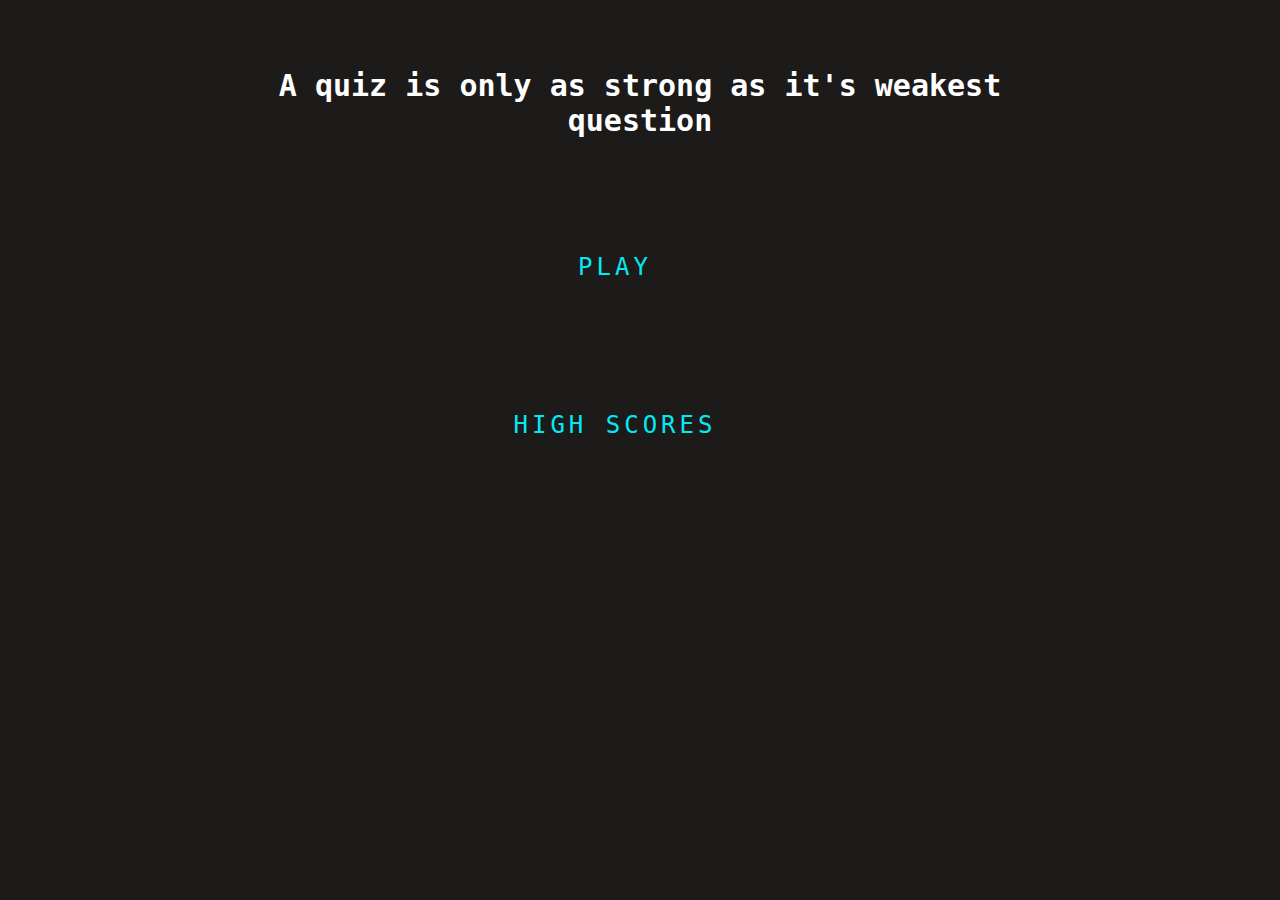
<file: index.html>
<!DOCTYPE html>
<html>
  <head>
    <meta charset="UTF-8" />
    <meta name="viewport" content="width=device-width, initial-scale=1.0" />
    <meta http-equiv="X-UA-Compatible" content="ie=edge" />
    <title>Secular Catechism</title>
    <link rel="stylesheet" href="./assets/style.css" />
  </head>
  <body>
    <div class="container">
      <div id="home" class="flex-column flex-center">
        <h1>A quiz is only as strong as it's weakest question</h1>
        <a href="game.html" id="highscore-btn" class="btn">Play</a>
        <a href="highscores.html" id="highscore-btn" class="btn">High Scores</a>
      </div>
    </div>
    <script src="https://code.jquery.com/jquery-3.5.1.min.js"></script>
  </body>
</html>
</file>
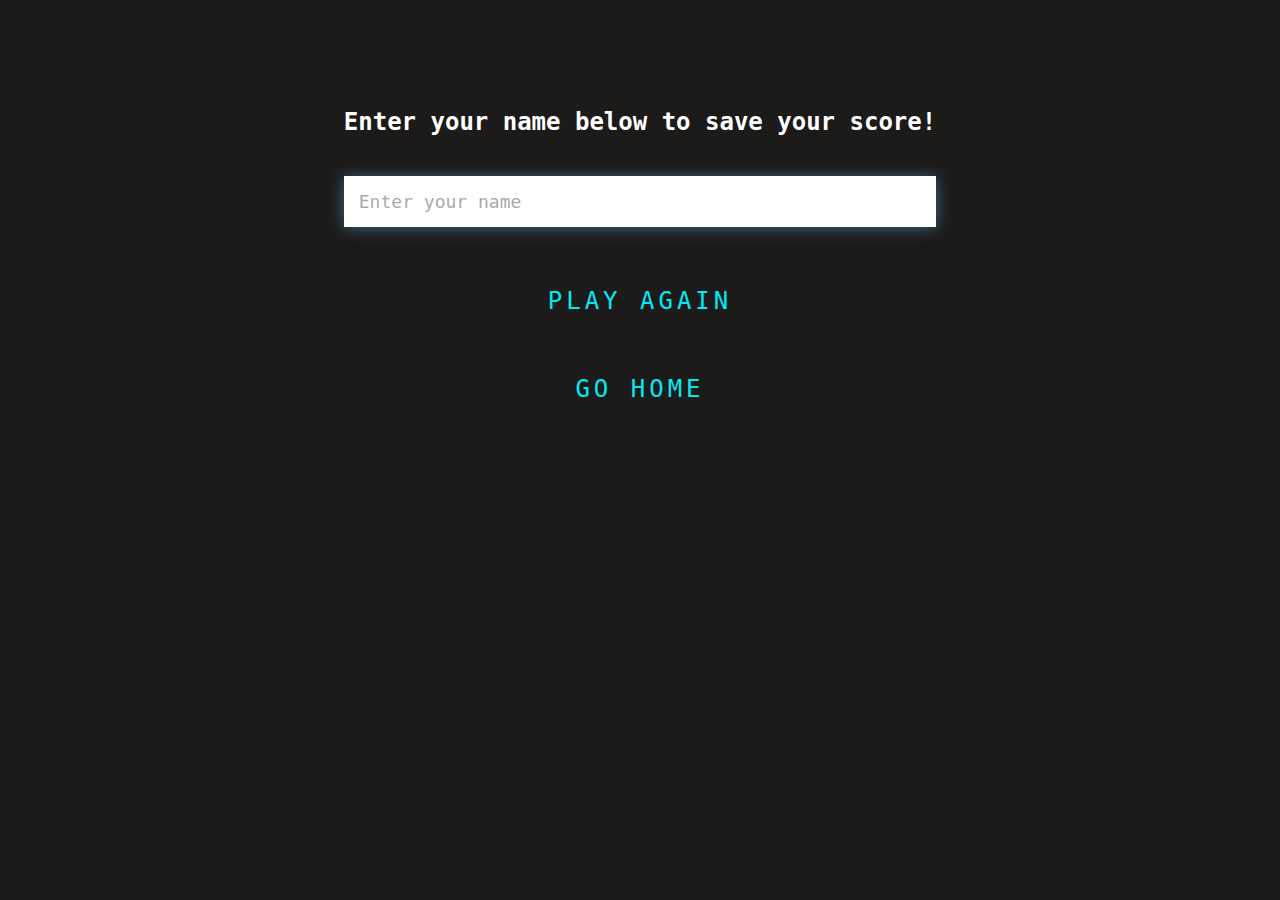
<file: end.html>
<!DOCTYPE html>
<html lang="en">
  <head>
    <meta charset="UTF-8" />
    <meta http-equiv="X-UA-Compatible" content="IE=edge" />
    <meta name="viewport" content="width=device-width, initial-scale=1.0" />
    <link rel="stylesheet" href="./assets/style.css " />
    <title>You've reached the end</title>
  </head>
  <body>
    <div class="container">
      <div id="end" class="flex-center flex-column">
        <h1 id="finalScore">0</h1>
        <form class="end-form-container">
          <h2 id="end-text">Enter your name below to save your score!</h2>
          <input
            type="text"
            name="name"
            id="userName"
            placeholder="Enter your name"
          />
          <a
            class="btn"
            id="saveScoreBtn"
            type="submit"
            onClick="saveHighScore(event)"
            >Save</a
          >
        </form>
        <a href="game.html" class="btn">Play Again</a>
        <a href="index.html" class="btn">Go Home</a>
      </div>
    </div>
    <script src="./js/end.js"></script>
  </body>
</html>
</file>
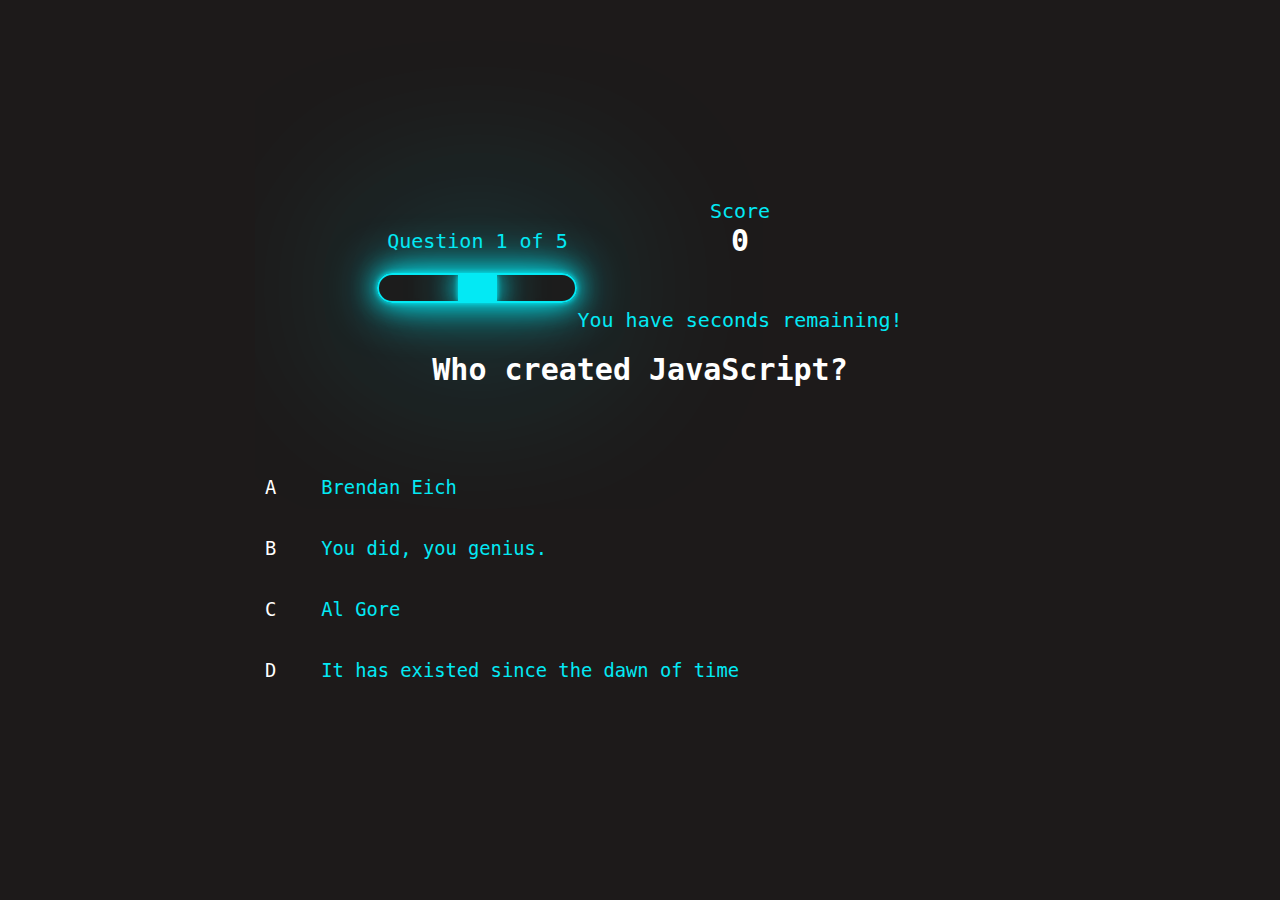
<file: game.html>
<!DOCTYPE html>
<html lang="en">
    <head>
        <meta charset="utf-8">
        <meta name="viewport" content="width=device-width, initial-scale=1.0">
        <title>Would you like to play a game?</title>
        <link rel="stylesheet" href="./assets/style.css">
        <link rel="stylesheet" href="./assets/game.css">    
    </head>
<body>
    <div class="container">
        <div id="game" class="justify-center flex-column">
            <div id="hud">
                <div class="hud-item">
                    <p id="progressText" class="hud-prefix">
                        Question
                    </p>
                    <div id="progressBar">
                        <div id="progressBarFull"></div>
                    </div>
                </div>
                <div class="hud-item">
                    <p class="hud-prefix">
                        Score
                    </p>
                    <h1 class="hud-main-text" id="score">
                        0
                    </h1>
                    <div class="hud-item time hud-prefix"> You have <span id="timer"></span>  seconds remaining!</div>
                </div>
            </div>
            <h1 id="question">Question Titles</h1>
            <div class="choice-container">
                <p class="choice-prefix">A</p>
                <p class="choice-text" data-number="1">The first choice</p>
            </div>
            <div class="choice-container">
                <p class="choice-prefix">B</p>
                <p class="choice-text" data-number="2">Choice</p>
            </div>
             <div class="choice-container">
                <p class="choice-prefix">C</p>
                <p class="choice-text" data-number="3">Choice</p>
            </div>
            <div class="choice-container">
                <p class="choice-prefix">D</p>
                <p class="choice-text" data-number="4">Choice</p>
            </div>
    <script src="./js/game.js"></script>
    
</body>
</html>
</file>
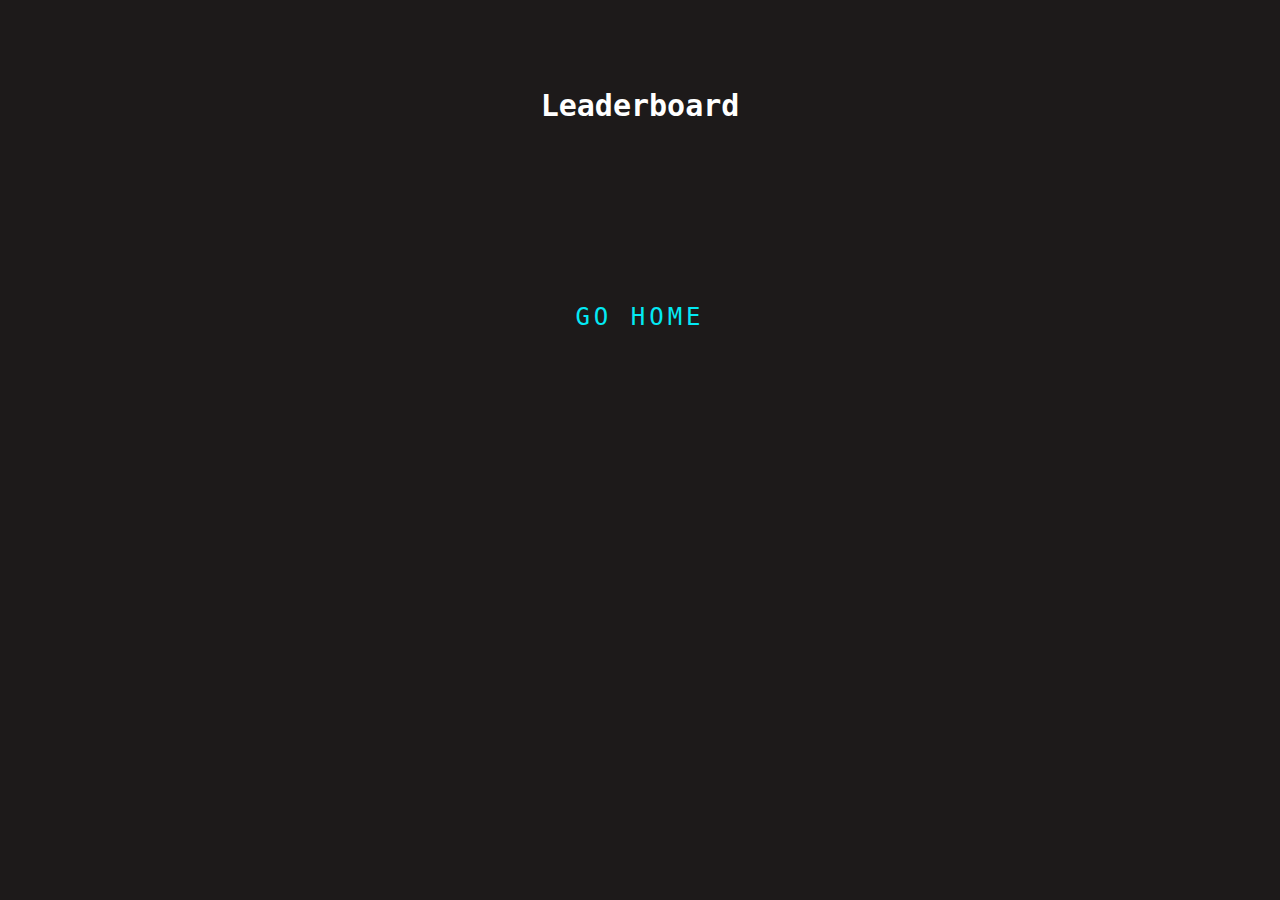
<file: highscores.html>
<!DOCTYPE html>
<html lang="en">
  <head>
    <meta charset="UTF-8" />
    <meta http-equiv="X-UA-Compatible" content="IE=edge" />
    <meta name="viewport" content="width=device-width, initial-scale=1.0" />
    <title>Winners</title>
    <link rel="stylesheet" href="./assets/style.css" />
  </head>
  <body>
    <div class="container">
      <div id="highScores" class="flex-center flex-column">
        <h1 id="finalScore">Leaderboard</h1>
        <ul id="highScoresList" class=""></ul>
        <a href="index.html" class="btn">Go Home</a>
      </div>
    </div>
    <script>
      const highScoresList = document.querySelector("#highScoresList");
      const highScores = JSON.parse(localStorage.getItem("highScores")) || [];

      highScoresList.innerHTML = highScores
        .map((score) => {
          return `<li class="high-score">${score.name} - ${score.score}</li>`;
        })
        .join("");
    </script>
  </body>
</html>
</file>
<file: assets/style.css>
:root {
  background-color: rgb(29, 26, 26);
}
* {
  box-sizing: border-box;
  margin: auto;
  padding: 0;
  font-size: 62.5%;
  font-family: "Monospace", "Franklin Gothic Medium", "Arial Narrow", Arial,
    sans-serif;
}

h1 {
  font-size: 3rem;
  color: #fff;
  margin-bottom: 5rem;
  justify-content: center;
}
h2 {
  font-size: 4.2rem;
  margin-bottom: 4rem;
}
ul {
  font-size: 4rem;
  margin-bottom: 5rem;
  justify-content: center;
  padding: 2rem 0;
  width: 100vw;
  text-align: center;
  position: relative;
  display: inline-block;
  padding: 25px 30px;
  margin: 40px 0;
  color: #03e9f4;
  text-decoration: none;
  text-transform: uppercase;
  transition: 0.5s;
  letter-spacing: 4px;
  overflow: hidden;
  margin-right: 50px;
}
.container {
  width: 100vw;
  height: 100vh;
  display: flex;
  justify-content: center;
  align-items: center;
  max-width: 80rem;
  margin: 0 auto;
  padding: 2rem;
}

.flex-column {
  display: flex;
  flex-direction: column;
}

.flex-center {
  justify-content: center;
  align-items: center;
  margin-top: 0.5in;
  text-align: center;
}

.justify-center {
  justify-content: center;
}

.text-center {
  text-align: center;
}

.hidden {
  display: none;
}
.btn {
  font-size: 2.4rem;
  width: 30rem;
  text-align: center;
  position: relative;
  display: inline-block;
  padding: 3rem;
  color: #03e9f4;
  text-decoration: none;
  text-transform: uppercase;
  transition: 0.5s;
  letter-spacing: 4px;
  overflow: hidden;
}

.btn:hover {
  background: #03e9f4;
  color: #050801;
  box-shadow: 0 0 5px #03e9f4, 0 0 25px #03e9f4, 0 0 50px #03e9f4,
    0 0 200px #03e9f4;
}

.btn[disabled]:hover {
  cursor: not-allowed;
}

#highscore-btn {
  position: relative;
  display: inline-block;
  padding: 25px 30px;
  margin: 40px 0;
  color: #03e9f4;
  text-decoration: none;
  text-transform: uppercase;
  transition: 0.5s;
  letter-spacing: 4px;
  overflow: hidden;
  margin-right: 50px;
}

#highscore-btn:hover {
  background: #03e9f4;
  color: #050801;
  box-shadow: 0 0 5px #03e9f4, 0 0 25px #03e9f4, 0 0 50px #03e9f4,
    0 0 200px #03e9f4;
  -webkit-box-reflect: below 1px linear-gradient(transparent, #0005);
}

.end-form-container {
  width: 100%;
  display: flex;
  flex-direction: column;
  align-items: center;
  max-width: 30rem;
  min-width: fit-content;
  min-height: auto;
}
#finalScore {
  width: 100vw;
  display: flex;
  justify-content: center;
  align-items: center;
  max-width: 80rem;
  margin: 0 auto;
  padding: 2rem;
}

input {
  margin-bottom: 1rem;
  width: 20rem;
  padding: 1.5rem;
  font-size: 1.8rem;
  border: none;
  box-shadow: 0 0.1rem 1.4rem 0 rgba(86, 185, 235, 0.5);
}

input::placeholder {
  color: #aaa;
}

#userName {
  margin-bottom: 3rem;
  width: 100%;
  outline: none;
}

#end-text {
  font-size: 2.4rem;
  color: #fff;
  text-align: center;
}

#saveScoreBtn {
  display: none;
  cursor: pointer;
}
@media screen and (max-width: 768px) {
  .high-score {
    min-width: auto;
  }
}
</file>
<file: assets/game.css>
body {
  color: #03e9f4;
}
.choice-container {
  display: flex;
  margin: 0 auto;
  width: 100%;
  border-radius: 4px;
  font-size: 3rem;
  min-width: 80rem;
}
#question {
  display: flex;
  padding: 2rem;
}
.time {
  font-size: 3rem;
  display: block;
  justify-content: space-between;
}
.choice-prefix {
  padding: 2rem 2.5rem;
  color: white;
}

.choice-text {
  padding: 2rem;
  width: 100%;
}

.correct {
  background: #07f403;
  color: #050801;
  box-shadow: 0 0 5px #07f403, 0 0 25px #07f403, 0 0 50px #07f403,
    0 0 200px #07f403;
}
.incorrect {
  background: #ea0000;
  color: #050801;
  box-shadow: 0 0 5px #ea0000, 0 0 25px #ea0000, 0 0 50px #ea0000,
    0 0 200px #ea0000;
}
.choice-container:hover {
  background: #03e9f4;
  color: #050801;
  box-shadow: 0 0 5px #03e9f4, 0 0 25px #03e9f4, 0 0 50px #03e9f4,
    0 0 200px #03e9f4;
  cursor: pointer;
}
/*.hover-none{
    pointer-events:none;
}
.hover-add{
    pointer-events:auto;
} */
#hud {
  display: flex;
  justify-content: center;
  flex-wrap: wrap;
}

.hud-prefix {
  text-align: center;
  font-size: 2rem;
}

.hud-main-text {
  text-align: center;
}

#progressBar {
  width: 20rem;
  height: 3rem;
  border: 0.2rem solid #03e9f4;
  margin-top: 2rem;
  border-radius: 50px;
  overflow: hidden;
  box-shadow: 0 0 5px #03e9f4, 0 0 25px #03e9f4, 0 0 50px #03e9f4,
    0 0 200px #03e9f4;
}

#progressBarFull {
  height: 100%;
  background: #03e9f4;
  width: 0%;
  box-shadow: 0 0 5px #03e9f4, 0 0 25px #03e9f4, 0 0 50px #03e9f4,
    0 0 200px #03e9f4;
}
@media screen and (max-width: 768px) {
  .choice-container {
    min-width: 40rem;
  }
}
</file>
